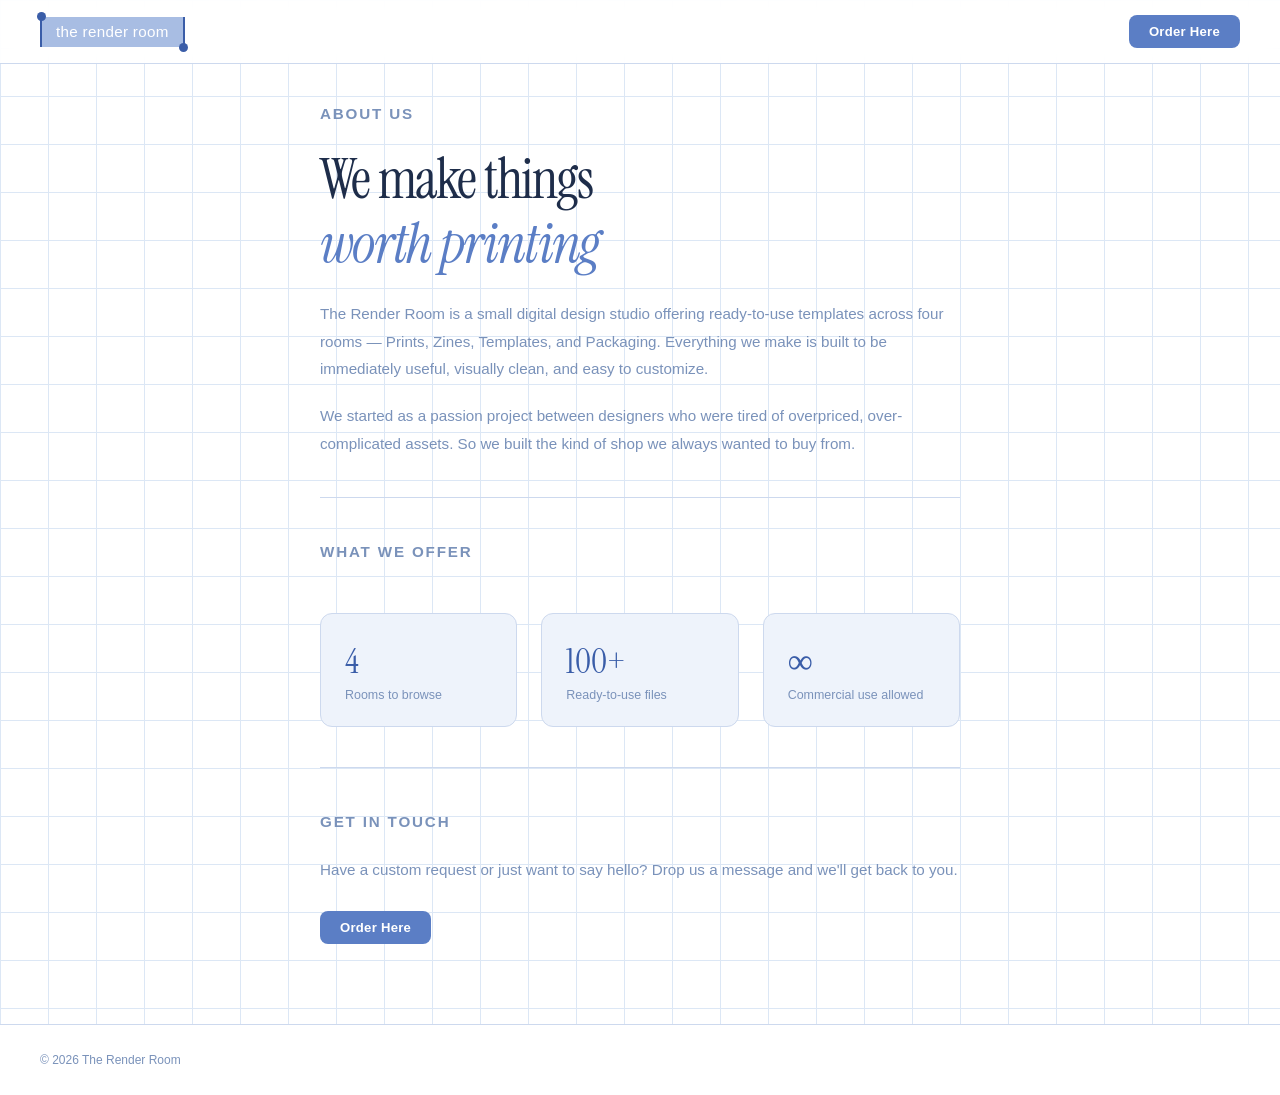
<file: about.html>
<!DOCTYPE html>
<html lang="en">
<head>
  <meta charset="UTF-8"/>
  <meta name="viewport" content="width=device-width, initial-scale=1.0"/>
  <title>About — The Render Room</title>
  <link rel="icon" href="../assets/images/logo.png" type="image/x-icon">
  <link href="https://fonts.googleapis.com/css2?family=Google+Sans:wght@400;500&family=Instrument+Serif:ital@0;1&display=swap" rel="stylesheet"/>
  <link rel="stylesheet" href="../css/style.css"/>
  <style>
    .about-section {
      max-width: 720px;
      margin: 0 auto;
      padding: 100px 40px 80px;
    }
    .about-section h1 {
      font-family: 'Instrument Serif', serif;
      font-size: clamp(2.2rem, 5vw, 3.5rem);
      font-weight: 400;
      letter-spacing: -0.03em;
      line-height: 1.15;
      margin-bottom: 24px;
    }
    .about-section h1 em { font-style: italic; color: var(--blue); }
    .about-section p {
      font-size: 0.95rem;
      color: var(--muted);
      line-height: 1.8;
      margin-bottom: 20px;
    }
    .about-divider {
      border: none;
      border-top: 1px solid var(--border);
      margin: 40px 0;
    }
    .about-grid {
      display: grid;
      grid-template-columns: repeat(3, 1fr);
      gap: 24px;
      margin-top: 48px;
    }
    .about-stat {
      padding: 24px;
      border: 1px solid var(--border);
      border-radius: 12px;
      background: var(--blue-wash);
    }
    .about-stat-num {
      font-family: 'Instrument Serif', serif;
      font-size: 2.2rem;
      font-weight: 400;
      color: var(--blue-deep);
      margin-bottom: 4px;
    }
    .about-stat-label {
      font-size: 0.78rem;
      color: var(--muted);
    }
    @media (max-width: 560px) {
      .about-section { padding: 90px 20px 60px; }
      .about-grid { grid-template-columns: repeat(2, 1fr); }
    }
  </style>
</head>
<body>

  <!-- NAV -->
  <nav>
    <a href="index.html" class="nav-logo">
      <div class="logo-box">
        <span>the render room</span>
        <div class="logo-dot tl"></div>
        <div class="logo-dot br"></div>
      </div>
    </a>
    <div class="nav-cta">
      <a href="mailto:hello@therenderroom.com" class="btn-solid">Order Here</a>
    </div>
    <button class="hamburger" id="hamburger" onclick="toggleMenu()" aria-label="Menu">
      <span></span><span></span><span></span>
    </button>
  </nav>

  <!-- MOBILE MENU -->
  <div class="mobile-menu" id="mobileMenu">
    <a href="index.html" onclick="toggleMenu()">Browse Gallery</a>
    <a href="mailto:hello@therenderroom.com" class="btn-solid mobile-order">Order Here</a>
  </div>

  <!-- ABOUT -->
  <div class="about-section">
    <p class="section-label">About Us</p>
    <h1>We make things<br><em>worth printing</em></h1>
    <p>The Render Room is a small digital design studio offering ready-to-use templates across four rooms — Prints, Zines, Templates, and Packaging. Everything we make is built to be immediately useful, visually clean, and easy to customize.</p>
    <p>We started as a passion project between designers who were tired of overpriced, over-complicated assets. So we built the kind of shop we always wanted to buy from.</p>

    <hr class="about-divider"/>

    <p class="section-label">What we offer</p>
    <div class="about-grid">
      <div class="about-stat">
        <div class="about-stat-num">4</div>
        <div class="about-stat-label">Rooms to browse</div>
      </div>
      <div class="about-stat">
        <div class="about-stat-num">100+</div>
        <div class="about-stat-label">Ready-to-use files</div>
      </div>
      <div class="about-stat">
        <div class="about-stat-num">∞</div>
        <div class="about-stat-label">Commercial use allowed</div>
      </div>
    </div>

    <hr class="about-divider"/>

    <p class="section-label">Get in touch</p>
    <p>Have a custom request or just want to say hello? Drop us a message and we'll get back to you.</p>
    <a href="mailto:hello@therenderroom.com" class="btn-solid" style="margin-top:8px;">Order Here</a>
  </div>

  <!-- FOOTER -->
  <footer>
    <p>© 2026 The Render Room</p>
  </footer>

  <script src="../script/script.js"></script>
</body>
</html>
</file>
<file: css/style.css>
*, *::before, *::after { box-sizing: border-box; margin: 0; padding: 0; }

:root {
  --blue:       #5b7ec5;
  --blue-light: #a8bde3;
  --blue-pale:  #dce7f5;
  --blue-wash:  #eef3fb;
  --blue-deep:  #3a5da8;
  --white:      #ffffff;
  --text:       #1e2d4a;
  --muted:      #7a92ba;
  --border:     #cdd9ee;
}

html { scroll-behavior: smooth; }

body {
  font-family: 'Google Sans', sans-serif;
  background-color: var(--white);
  background-image:
    linear-gradient(var(--blue-pale) 1px, transparent 1px),
    linear-gradient(90deg, var(--blue-pale) 1px, transparent 1px);
  background-size: 48px 48px;
  color: var(--text);
  overflow-x: hidden;

}

/* NAV */
nav {
  position: fixed;
  top: 0; left: 0; right: 0;
  z-index: 100;
  background: rgba(255,255,255,0.9);
  backdrop-filter: blur(12px);
  border-bottom: 1px solid var(--border);
  padding: 0 40px;
  height: 64px;
  display: flex;
  align-items: center;
  justify-content: space-between;
}

.nav-logo { text-decoration: none; }

.logo-box {
  display: inline-block;
  background: var(--blue-light);
  padding: 6px 14px;
  border-left: 2.5px solid var(--blue-deep);
  border-right: 2.5px solid var(--blue-deep);
  position: relative;
}
.logo-box span {
  font-family: 'Google Sans', sans-serif;
  font-weight: 400;
  font-size: 0.95rem;
  color: var(--white);
  letter-spacing: 0.02em;
}
.logo-dot {
  width: 9px; height: 9px;
  background: var(--blue-deep);
  border-radius: 50%;
  position: absolute;
}
.logo-dot.tl { top: -5px; left: -5px; }
.logo-dot.br { bottom: -5px; right: -5px; }

.nav-cta { display: flex; gap: 10px; }

/* BUTTONS */
.btn-solid, .btn-ghost, .btn-white, .btn-outline-white {
  font-family: 'Google Sans', sans-serif;
  font-size: 0.82rem;
  font-weight: 600;
  padding: 9px 20px;
  border-radius: 8px;
  cursor: pointer;
  text-decoration: none;
  letter-spacing: 0.02em;
  transition: background 0.2s, border-color 0.2s;
  display: inline-block;
}
.btn-solid { background: var(--blue); color: var(--white); border: none; }
.btn-solid:hover { background: var(--blue-deep); }
.btn-ghost { background: transparent; color: var(--blue); border: 1.5px solid var(--blue-light); }
.btn-ghost:hover { background: var(--blue-wash); }
.btn-white { background: var(--white); color: var(--blue); border: none; }
.btn-white:hover { background: var(--blue-pale); }
.btn-outline-white { background: transparent; color: var(--white); border: 1.5px solid rgba(255,255,255,0.5); }
.btn-outline-white:hover { border-color: white; background: rgba(255,255,255,0.1); }

/* HERO */
.hero {
  min-height: 90vh;
  display: flex;
  flex-direction: column;
  align-items: center;
  justify-content: center;
  text-align: center;
  padding: 100px 24px 60px;
  width: 100%;
  max-width: 100%;
  margin-left: 0;
}

.hero-tag {
  font-size: 0.7rem;
  font-weight: 600;
  letter-spacing: 0.1em;
  text-transform: uppercase;
  color: var(--blue);
  background: var(--blue-wash);
  border: 1px solid var(--border);
  border-radius: 20px;
  padding: 5px 14px;
  margin-bottom: 24px;
}

.hero h1 {
  font-family: 'Instrument Serif', serif;
  font-size: clamp(2.6rem, 6vw, 4.5rem);
  font-weight: 400;
  letter-spacing: -0.03em;
  line-height: 1.1;
  margin-bottom: 16px;
}
.hero h1 em { font-style: italic; color: var(--blue); }

.hero-sub {
  font-size: 0.95rem;
  color: var(--muted);
  margin-bottom: 36px;
}

.hero-actions { display: flex; gap: 12px; flex-wrap: wrap; justify-content: center; }

/* SECTION */
section { padding: 80px 40px; max-width: 1160px; margin: 0 auto; }

.section-label {
  font-size: 0.68rem;
  font-weight: 600;
  letter-spacing: 0.12em;
  text-transform: uppercase;
  color: var(--blue);
  margin-bottom: 10px;
}

.section-heading {
  font-family: 'Instrument Serif', serif;
  font-size: clamp(1.8rem, 3.5vw, 2.6rem);
  font-weight: 400;
  letter-spacing: -0.02em;
  margin-bottom: 40px;
}
.section-heading em { font-style: italic; color: var(--blue); }

/* GALLERY */
.gallery-grid {
  display: grid;
  grid-template-columns: repeat(3, 1fr);
  gap: 20px;
}

.card {
  background: var(--white);
  border: 1px solid var(--border);
  border-radius: 2px;
  overflow: hidden;
  cursor: pointer;
  transition: transform 0.25s, box-shadow 0.25s, border-color 0.25s;
}
.card:hover {
  transform: translateY(-5px);
  box-shadow: 0 16px 40px rgba(91,126,197,0.13);
  border-color: var(--blue-light);
}
.card.featured { grid-column: span 2; }

.card-thumb {
  aspect-ratio: 4/3;
  display: flex;
  align-items: center;
  justify-content: center;
  position: relative;
}
.card.featured .card-thumb { aspect-ratio: 16/7; }

.thumb-icon { font-size: 2.6rem; }

.card-thumb img {
  width: 100%;
  height: 100%;
  object-fit: cover;
  display: block;
}

.card-tag {
  position: absolute;
  top: 10px; right: 10px;
  background: rgba(255,255,255,0.9);
  border: 1px solid var(--border);
  border-radius: 5px;
  font-size: 0.62rem;
  font-weight: 600;
  padding: 3px 8px;
  color: var(--text);
}

.card-body { padding: 18px; }
.card-title { font-size: 0.9rem; font-weight: 600; margin-bottom: 4px; }
.card-desc { font-size: 0.76rem; color: var(--muted); line-height: 1.6; margin-bottom: 14px; }

.card-footer {
  display: flex;
  align-items: center;
  justify-content: space-between;
  padding-top: 12px;
  border-top: 1px solid var(--blue-pale);
}
.card-price {
  font-family: 'Instrument Serif', serif;
  font-size: 1.2rem;
  color: var(--blue-deep);
}
.card-btn {
  font-family: 'Google Sans', sans-serif;
  font-size: 0.73rem;
  font-weight: 600;
  padding: 6px 14px;
  background: var(--blue-wash);
  color: var(--blue);
  border: 1px solid var(--border);
  border-radius: 6px;
  cursor: pointer;
  transition: background 0.2s, color 0.2s;
}
.card-btn:hover { background: var(--blue); color: var(--white); border-color: var(--blue); }

/* CTA */
.cta-section { padding: 0 40px 80px; max-width: 1160px; margin: 0 auto; }

.cta-banner {
  background: var(--blue);
  border-radius: 16px;
  padding: 52px 48px;
  display: flex;
  align-items: center;
  justify-content: space-between;
  gap: 28px;
}
.cta-banner h2 {
  font-family: 'Instrument Serif', serif;
  font-size: 2rem;
  font-weight: 400;
  color: var(--white);
  margin-bottom: 6px;
}
.cta-banner h2 em { font-style: italic; opacity: 0.8; }
.cta-banner p { font-size: 0.85rem; color: rgba(255,255,255,0.65); }
.cta-actions { display: flex; gap: 10px; flex-shrink: 0; }

/* FOOTER */
footer {
  border-top: 1px solid var(--border);
  padding: 28px 40px;
  display: flex;
  align-items: center;
  justify-content: space-between;
}
footer p { font-size: 0.75rem; color: var(--muted); }

/* MODAL */
.modal-overlay {
  position: fixed;
  inset: 0;
  background: rgba(30,45,74,0.4);
  backdrop-filter: blur(6px);
  z-index: 200;
  display: none;
  align-items: center;
  justify-content: center;
  padding: 24px;
}
.modal-overlay.open { display: flex; }

.modal {
  background: var(--white);
  border-radius: 16px;
  padding: 36px;
  max-width: 440px;
  width: 100%;
  border: 1px solid var(--border);
  position: relative;
  animation: popUp 0.28s cubic-bezier(.34,1.56,.64,1) both;
}
.modal-close {
  position: absolute;
  top: 14px; right: 14px;
  width: 30px; height: 30px;
  border-radius: 50%;
  background: var(--blue-wash);
  border: 1px solid var(--border);
  cursor: pointer;
  font-size: 0.85rem;
  color: var(--muted);
  display: flex; align-items: center; justify-content: center;
  transition: background 0.2s;
}
.modal-close:hover { background: var(--blue-pale); }

.modal-icon { font-size: 2.4rem; margin-bottom: 14px; }
.modal h3 {
  font-family: 'Instrument Serif', serif;
  font-size: 1.5rem;
  font-weight: 400;
  margin-bottom: 8px;
}
.modal p { font-size: 0.82rem; color: var(--muted); line-height: 1.6; margin-bottom: 16px; }
.modal-price {
  font-family: 'Instrument Serif', serif;
  font-size: 1.7rem !important;
  color: var(--blue-deep) !important;
  margin-bottom: 24px !important;
}
.modal-actions { display: flex; gap: 10px; }
.modal-actions a { flex: 1; text-align: center; }

/* ANIMATIONS */
@keyframes popUp    { from { opacity: 0; transform: scale(0.92); } to { opacity: 1; transform: scale(1); } }
@keyframes slideDown { from { opacity: 0; transform: translateY(-8px); } to { opacity: 1; transform: none; } }

/* HAMBURGER */
.hamburger {
  display: none;
  flex-direction: column;
  gap: 5px;
  background: none;
  border: none;
  cursor: pointer;
  padding: 6px;
}
.hamburger span {
  display: block;
  width: 22px;
  height: 2px;
  background: var(--text);
  border-radius: 2px;
  transition: transform 0.2s, opacity 0.2s;
}
.hamburger.open span:nth-child(1) { transform: translateY(7px) rotate(45deg); }
.hamburger.open span:nth-child(2) { opacity: 0; }
.hamburger.open span:nth-child(3) { transform: translateY(-7px) rotate(-45deg); }

/* MOBILE MENU */
.mobile-menu {
  display: none;
  position: fixed;
  top: 64px; left: 0; right: 0;
  background: var(--white);
  border-bottom: 1px solid var(--border);
  flex-direction: column;
  padding: 20px;
  gap: 12px;
  z-index: 99;
  animation: slideDown 0.2s ease both;
}
.mobile-menu.open { display: flex; }
.mobile-menu a {
  font-size: 0.9rem;
  font-weight: 300;
  color: var(--white);
  text-decoration: none;
  padding: 12px;
  border-radius: 8px;
  border-color: #3a5da8;
  background: var(--blue-light);
  text-align: center;
  border-bottom: none;
  transition: background 0.2s;
}
.mobile-menu a:hover { background: var(--blue-deep); }
.mobile-menu a:last-child { border-bottom: none; }
.mobile-menu .mobile-order {
  text-align: center;
  padding: 12px;
  margin-top: 0;
  border-bottom: none;
}

/* TABLET */
@media (max-width: 860px) {
  nav { padding: 0 20px; }
  .nav-cta { display: none; }
  .hamburger { display: flex; }
  section, .cta-section { padding-left: 20px; padding-right: 20px; }
  section { padding-top: 60px; padding-bottom: 60px; }
  .gallery-grid { grid-template-columns: 1fr 1fr; }
  .card.featured { grid-column: span 2; }
  .cta-banner { flex-direction: column; padding: 36px 24px; text-align: center; }
  .cta-actions { justify-content: center; }
  footer { flex-direction: column; gap: 12px; text-align: center; }
}

/* MOBILE */
@media (max-width: 560px) {
  .hero { min-height: 85vh; padding: 90px 20px 48px; }
  .hero h1 { font-size: 2.4rem; }
  .hero-sub { font-size: 0.88rem; }
  .hero-actions { flex-direction: column; align-items: stretch; width: 100%; max-width: 280px; }
  .hero-actions a { text-align: center; padding: 13px; }

  section { padding: 48px 16px; }
  .gallery-grid { grid-template-columns: 1fr; gap: 14px; }
  .card.featured { grid-column: span 1; }
  .card.featured .card-thumb { aspect-ratio: 4/3; }

  .cta-section { padding: 0 16px 56px; }
  .cta-banner { padding: 32px 20px; }
  .cta-banner h2 { font-size: 1.6rem; }
  .cta-actions { flex-direction: column; width: 100%; }
  .cta-actions a { text-align: center; }

  footer { padding: 24px 16px; }

  .modal { padding: 28px 20px; border-radius: 14px; }
  .modal-actions { flex-direction: column; }
  .modal-actions a { text-align: center; }
}
footer {
  background: var(--white);
}
</file>
